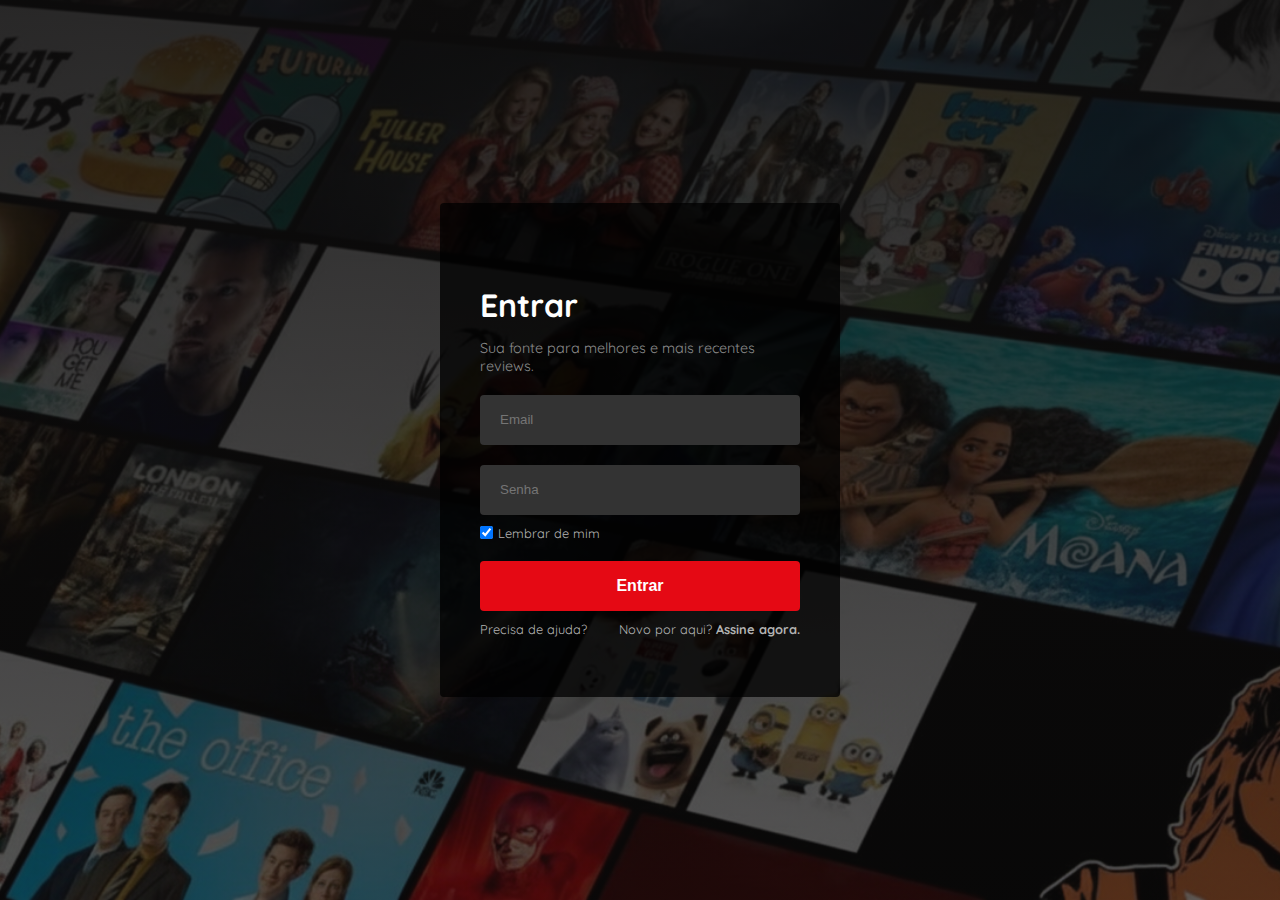
<file: index.html>
<!DOCTYPE html>
<html lang="pt-BR">

<head>
    <meta charset="UTF-8">
    <meta name="viewport" content="width=device-width, initial-scale=1.0">
    <title>Login - Cine Crítica</title>
    <link href="https://fonts.googleapis.com/css2?family=Quicksand:wght@300..700&display=swap" rel="stylesheet">
    <link rel="stylesheet" href="./sytle.css">
    <link rel="icon" href="./img/logo.png">
</head>

<body>
    <div class="background-overlay"></div>

    <div class="login-container">
        <div class="login-box">
            <h1 class="login-title" id="form-title">Entrar</h1>
            <p class="login-subtitle">Sua fonte para melhores e mais recentes reviews.</p>

            <form class="login-form" id="auth-form">
                <input type="email" id="email" placeholder="Email" required>

                <div class="password-group">
                    <input type="password" id="password" placeholder="Senha" required>
                    <label class="remember-me">
                        <input type="checkbox" checked>
                        Lembrar de mim
                    </label>
                </div>

                <button type="submit" id="submit-btn" class="btn-login">Entrar</button>

                <p id="error-message" class="error-msg"></p>

                <div class="options">
                    <a href="#" class="need-help" id="help-btn">Precisa de ajuda?</a>
                    <label class="sign-up-now">
                        <input type="checkbox" id="toggle-mode" style="display:none;">
                        <span id="toggle-text">Novo por aqui? <b>Assine agora.</b></span>
                    </label>
                </div>
            </form>
        </div>
    </div>

    <!-- Modal de Ajuda -->
    <div id="help-modal" class="modal hidden">
        <div class="modal-content">
            <div class="modal-header">
                <h2>Precisa de Ajuda?</h2>
                <button class="modal-close" id="close-help">×</button>
            </div>
            <div class="modal-body">
                <div class="help-section">
                    <h3>🔐 Criar uma Conta</h3>
                    <p>Clique em "Novo por aqui? Assine agora" para alternar para o modo de cadastro. Insira um email e uma senha segura, depois clique em "Cadastrar".</p>
                </div>
                <div class="help-section">
                    <h3>🔑 Fazer Login</h3>
                    <p>Digite seu email e senha cadastrados. Você pode marcar "Lembrar de mim" para manter sua sessão ativa.</p>
                </div>
                <div class="help-section">
                    <h3>📝 Reviews e Críticas</h3>
                    <p>Após fazer login, você terá acesso aos formulários de avaliação de filmes. Deixe suas críticas e notas sobre seus filmes favoritos!</p>
                </div>
                <div class="help-section">
                    <h3>⭐ Sistema de Avaliação</h3>
                    <p>Use as estrelas para dar notas de 1 a 5. Quanto maior a nota, melhor sua avaliação do filme.</p>
                </div>
                <div class="help-section">
                    <h3>💾 Dados Seguros</h3>
                    <p>Suas críticas e dados são armazenados com segurança. Você pode visualizar todas as suas avaliações a qualquer momento.</p>
                </div>
                <div class="help-section">
                    <h3>❓ Problemas?</h3>
                    <p>Se encontrar erros ao criar conta ou fazer login, verifique se seus dados estão corretos. Certifique-se que o email é válido e a senha tem pelo menos 6 caracteres.</p>
                </div>
            </div>
            <div class="modal-footer">
                <button class="btn-close-modal" id="close-help-btn">Fechar</button>
            </div>
        </div>
    </div>

    <script src="./index.js"></script>

</body>

</html>
</file>
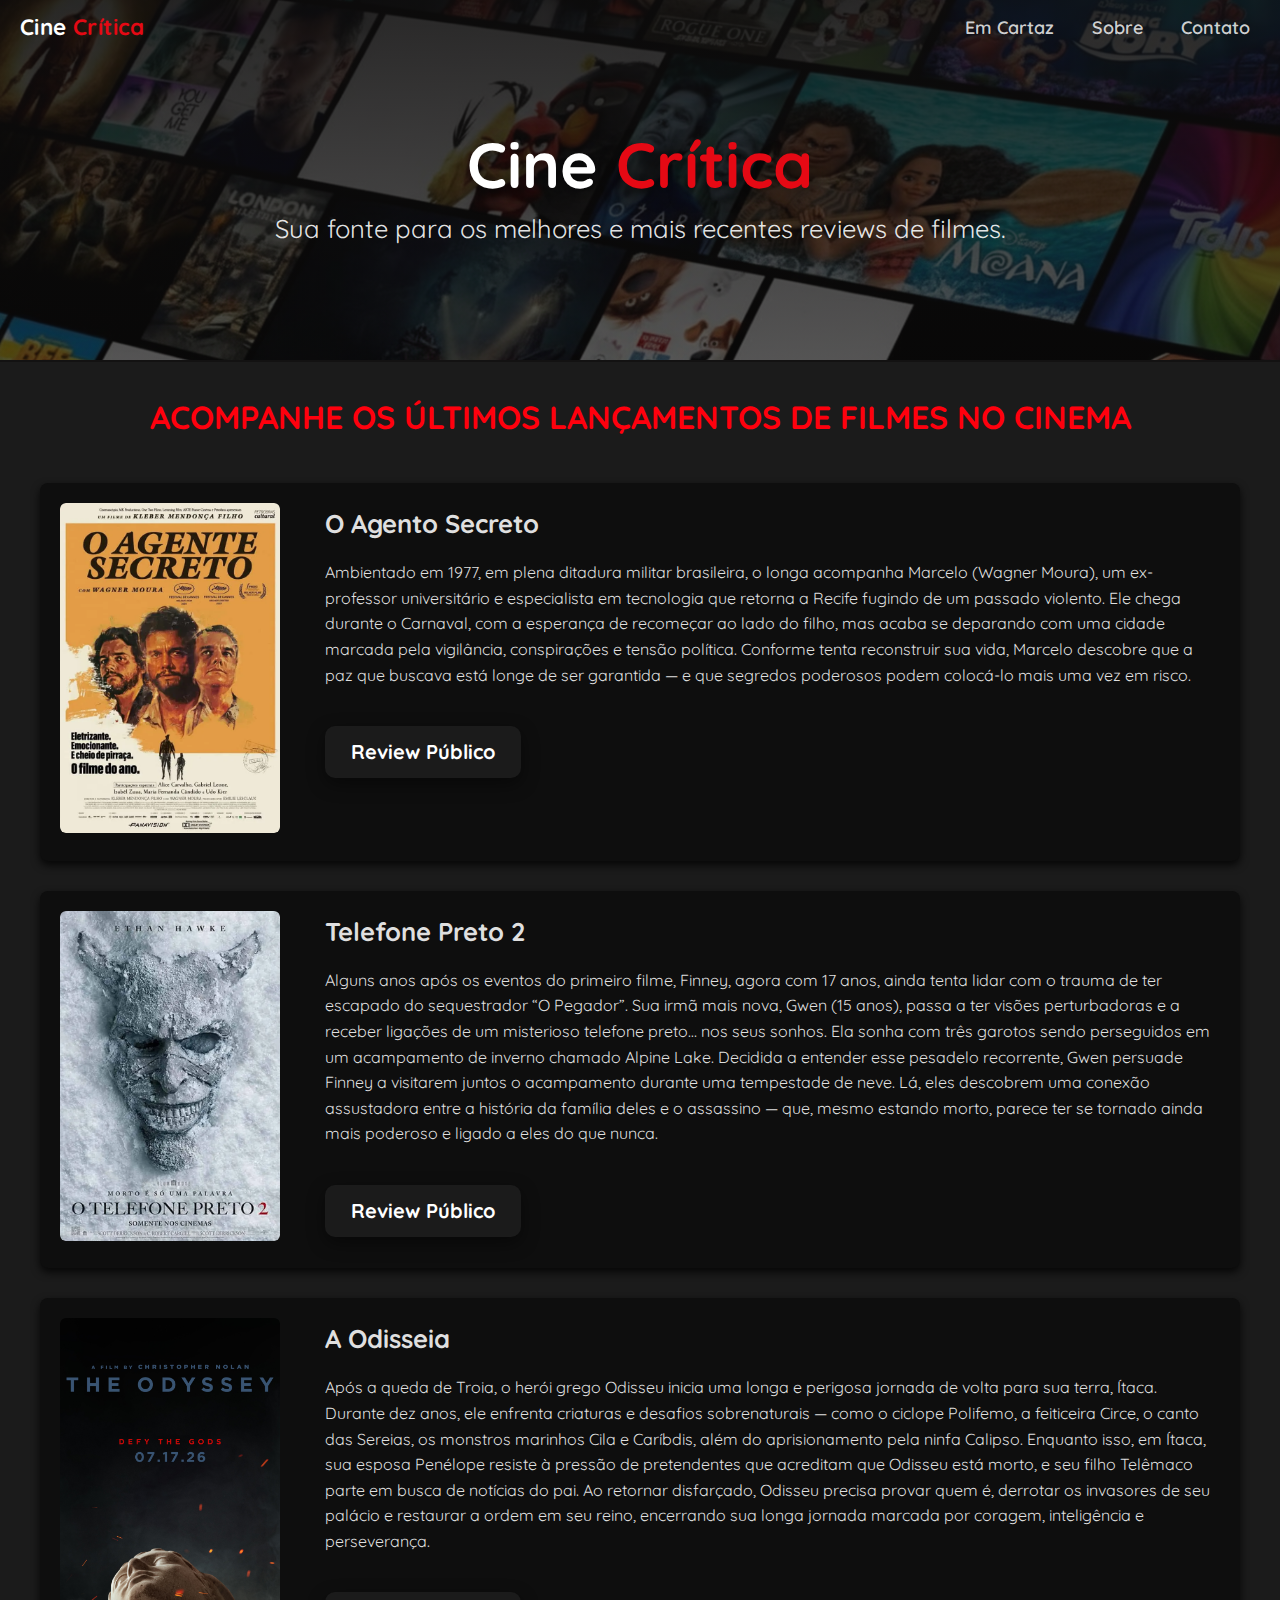
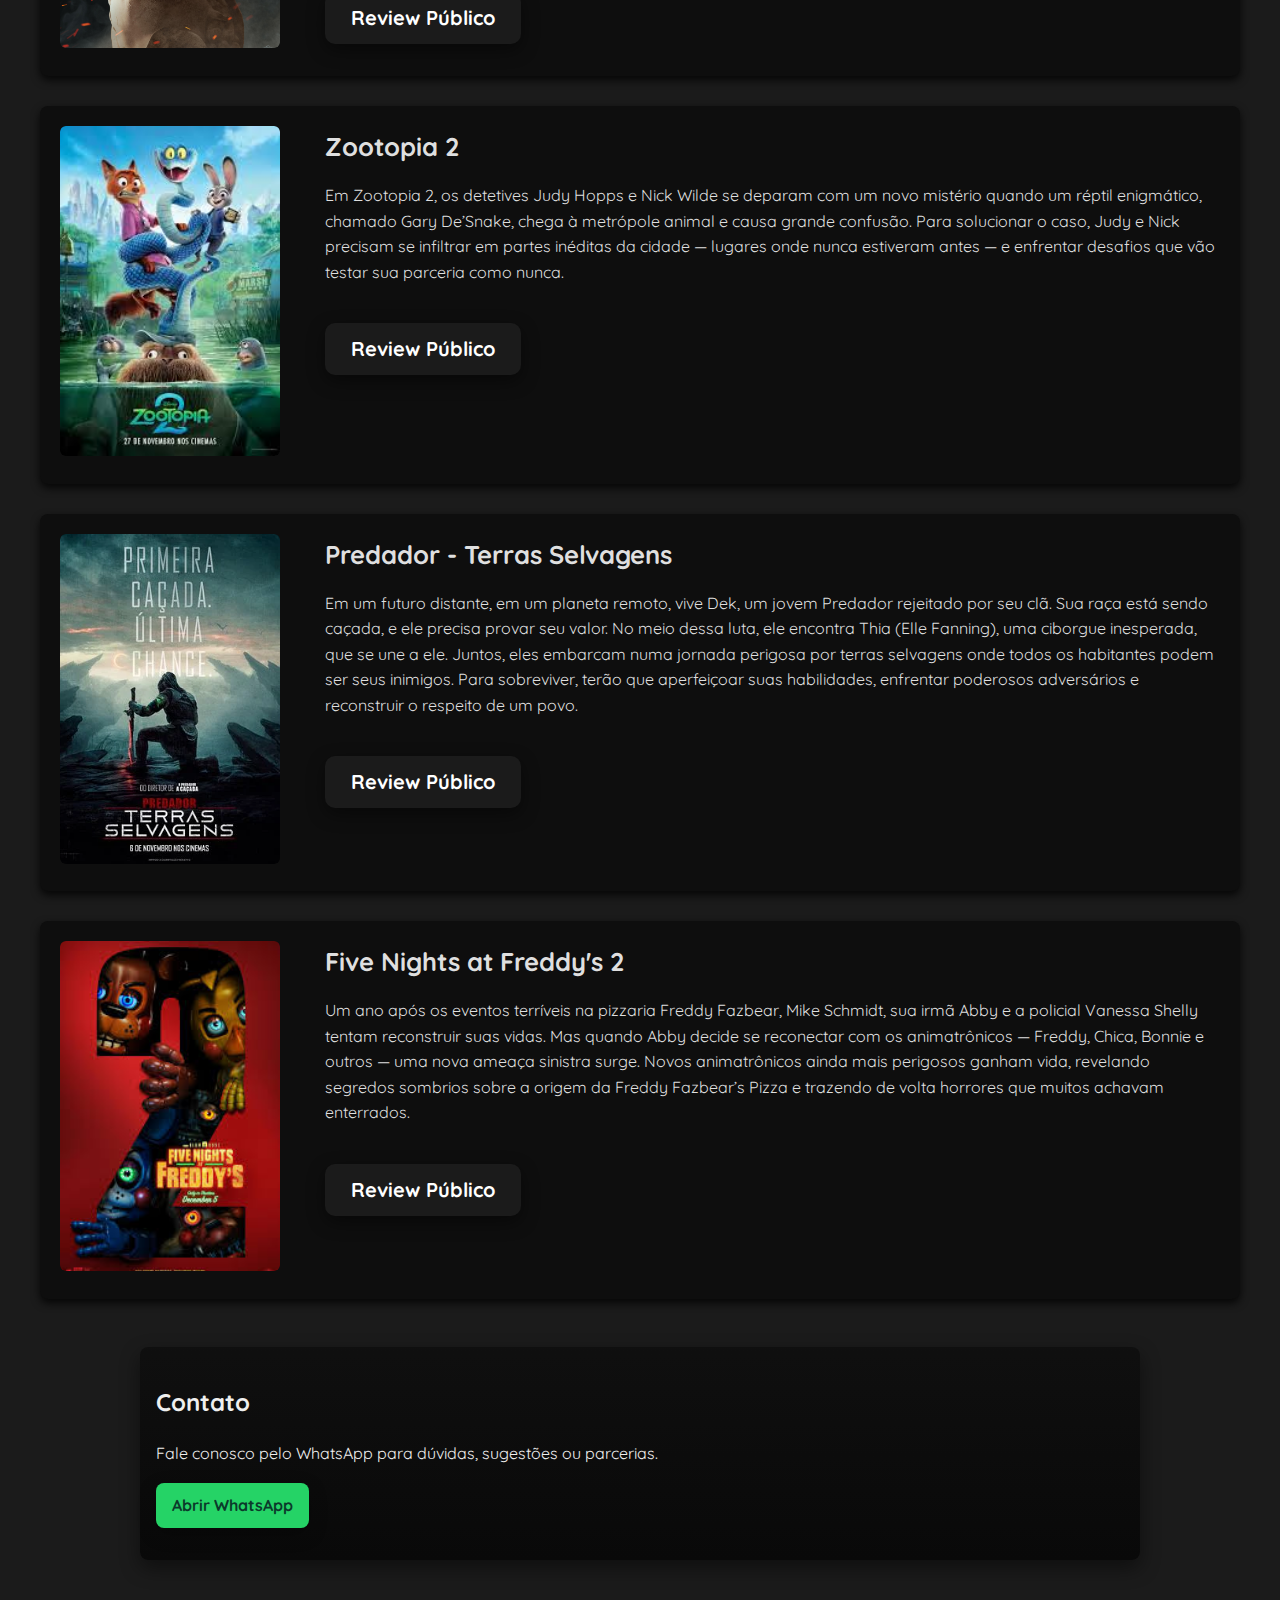
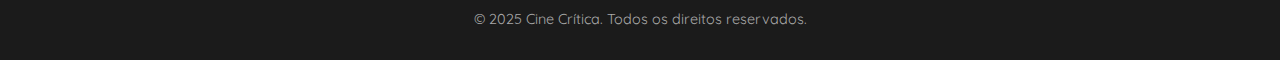
<file: public/index.html>
<!DOCTYPE html>
<html lang="pt-BR">

<head>
    <meta charset="UTF-8">
    <meta name="viewport" content="width=device-width, initial-scale=1.0">
    <title>Cine Crítica - Reviews de Filmes</title>
    <link rel="stylesheet" href="./styles.css">
    <link href="https://fonts.googleapis.com/css2?family=Roboto:wght@400;700&display=swap" rel="stylesheet">
    <link rel="icon" href="../img/logo.png">
</head>

<body>

    <header class="header" role="banner">
        <nav class="nav" role="navigation" aria-label="Principal">
            <div class="logo">Cine <span class="logo-accent">Crítica</span></div>
            <button class="nav-toggle" aria-label="Abrir menu" aria-expanded="false">
                <span class="hamburger"></span>
            </button>
            <ul class="nav-links">
                <li><a href="#em-cartaz">Em Cartaz</a></li>
                <li><a href="#sobre">Sobre</a></li>
                <li><a href="#contato">Contato</a></li>
            </ul>
        </nav>

        <div class="hero">
            <div class="hero-content">
                <h1>Cine <span class="logo-accent">Crítica</span></h1>
                <p class="hero-sub">Sua fonte para os melhores e mais recentes reviews de filmes.</p>
            </div>
        </div>
    </header>

    <main id="em-cartaz" class="container">
        <h2>Acompanhe os últimos lançamentos de filmes no cinema</h2>

        <div class="filme-card">
            <div class="capa-container">
                <a href="https://www.youtube.com/watch?v=dQw4w9WgXcQ" target="_blank">
                    <img src="../img/O agente secreto.webp" alt="Pôster Filme 1: Título Exemplo">
                </a>
            </div>
            <div class="info">
                <h3>O Agento Secreto</h3>
                <p class="sinopse">Ambientado em 1977, em plena ditadura militar brasileira, o longa acompanha Marcelo
                    (Wagner Moura), um ex-professor universitário e especialista em tecnologia que retorna a Recife
                    fugindo de um passado violento. Ele chega durante o Carnaval, com a esperança de recomeçar ao lado
                    do filho, mas acaba se deparando com uma cidade marcada pela vigilância, conspirações e tensão
                    política. Conforme tenta reconstruir sua vida, Marcelo descobre que a paz que buscava está longe de
                    ser garantida — e que segredos poderosos podem colocá-lo mais uma vez em risco.</p>

                <div class="botoes-review">
                    <a href="./oagentesecreto.html" class="btn-review publico">
                        Review Público
                    </a>
                </div>

            </div>
        </div>

        <div class="filme-card">
            <div class="capa-container">
                <a href="https://www.youtube.com/watch?v=dQw4w9WgXcQ" target="_blank">
                    <img src="../img/o-telefone-preto.webp" alt="O Telefone Preto 2">
                </a>
            </div>
            <div class="info">
                <h3>Telefone Preto 2</h3>
                <p class="sinopse">Alguns anos após os eventos do primeiro filme, Finney, agora com 17 anos, ainda tenta
                    lidar com o trauma de ter escapado do sequestrador “O Pegador”. Sua irmã mais nova, Gwen (15 anos),
                    passa a ter visões perturbadoras e a receber ligações de um misterioso telefone preto… nos seus
                    sonhos. Ela sonha com três garotos sendo perseguidos em um acampamento de inverno chamado Alpine
                    Lake. Decidida a entender esse pesadelo recorrente, Gwen persuade Finney a visitarem juntos o
                    acampamento durante uma tempestade de neve. Lá, eles descobrem uma conexão assustadora entre a
                    história da família deles e o assassino — que, mesmo estando morto, parece ter se tornado ainda mais
                    poderoso e ligado a eles do que nunca.</p>

                <div class="botoes-review">
                    <a href="./otelefonepreto.html" class="btn-review publico">
                        Review Público
                    </a>
                </div>

            </div>
        </div>

        <div class="filme-card">
            <div class="capa-container">
                <a href="https://www.youtube.com/watch?v=dQw4w9WgXcQ" target="_blank">
                    <img src="../img/Odyssey" alt="A Odisseia">
                </a>
            </div>
            <div class="info">
                <h3>A Odisseia</h3>
                <p class="sinopse">Após a queda de Troia, o herói grego Odisseu inicia uma longa e perigosa jornada de
                    volta para sua terra, Ítaca. Durante dez anos, ele enfrenta criaturas e desafios sobrenaturais —
                    como o ciclope Polifemo, a feiticeira Circe, o canto das Sereias, os monstros marinhos Cila e
                    Caríbdis, além do aprisionamento pela ninfa Calipso. Enquanto isso, em Ítaca, sua esposa Penélope
                    resiste à pressão de pretendentes que acreditam que Odisseu está morto, e seu filho Telêmaco parte
                    em busca de notícias do pai. Ao retornar disfarçado, Odisseu precisa provar quem é, derrotar os
                    invasores de seu palácio e restaurar a ordem em seu reino, encerrando sua longa jornada marcada por
                    coragem, inteligência e perseverança.</p>

                <div class="botoes-review">
                    <a href="./odisseia.html" class="btn-review publico">
                        Review Público
                    </a>

                </div>

            </div>
        </div>

        <div class="filme-card">
            <div class="capa-container">
                <a href="https://www.youtube.com/watch?v=dQw4w9WgXcQ" target="_blank">
                    <img src="../img/Zootopia 2" alt="Zootopia 2">
                </a>
            </div>
            <div class="info">
                <h3>Zootopia 2</h3>
                <p class="sinopse">Em Zootopia 2, os detetives Judy Hopps e Nick Wilde se deparam com um novo mistério
                    quando um réptil enigmático, chamado Gary De’Snake, chega à metrópole animal e causa grande
                    confusão. Para solucionar o caso, Judy e Nick precisam se infiltrar em partes inéditas da cidade —
                    lugares onde nunca estiveram antes — e enfrentar desafios que vão testar sua parceria como nunca.
                </p>

                <div class="botoes-review">
                    <a href="./zootopia2.html" class="btn-review publico">
                        Review Público
                    </a>

                </div>

            </div>
        </div>

        <div class="filme-card">
            <div class="capa-container">
                <a href="https://www.youtube.com/watch?v=dQw4w9WgXcQ" target="_blank">
                    <img src="../img/Predador" alt="Predador">
                </a>
            </div>
            <div class="info">
                <h3>Predador - Terras Selvagens</h3>
                <p class="sinopse">Em um futuro distante, em um planeta remoto, vive Dek, um jovem Predador rejeitado
                    por seu clã. Sua raça está sendo caçada, e ele precisa provar seu valor. No meio dessa luta, ele
                    encontra Thia (Elle Fanning), uma ciborgue inesperada, que se une a ele. Juntos, eles embarcam numa
                    jornada perigosa por terras selvagens onde todos os habitantes podem ser seus inimigos. Para
                    sobreviver, terão que aperfeiçoar suas habilidades, enfrentar poderosos adversários e reconstruir o
                    respeito de um povo.</p>

                <div class="botoes-review">
                    <a href="./predador.html" class="btn-review publico">
                        Review Público
                    </a>

                </div>

            </div>
        </div>

        <div class="filme-card">
            <div class="capa-container">
                <a href="https://www.youtube.com/watch?v=dQw4w9WgXcQ" target="_blank">
                    <img src="../img/FNAF 2" alt="Five Nights at Freddy's 2">
                </a>
            </div>
            <div class="info">
                <h3>Five Nights at Freddy's 2</h3>
                <p class="sinopse">Um ano após os eventos terríveis na pizzaria Freddy Fazbear, Mike Schmidt, sua irmã
                    Abby e a policial Vanessa Shelly tentam reconstruir suas vidas. Mas quando Abby decide se reconectar
                    com os animatrônicos — Freddy, Chica, Bonnie e outros — uma nova ameaça sinistra surge. Novos
                    animatrônicos ainda mais perigosos ganham vida, revelando segredos sombrios sobre a origem da Freddy
                    Fazbear’s Pizza e trazendo de volta horrores que muitos achavam enterrados.</p>

                <div class="botoes-review">
                    <a href="./fnaf2.html" class="btn-review publico">
                        Review Público
                    </a>

                </div>

            </div>
        </div>
    </main>

    <!-- Seção Sobre: inicialmente colapsada, abre via JS quando o link é clicado -->
    <section id="sobre" class="about" aria-hidden="true">
        <div class="about-inner">
            <button class="about-close" aria-label="Fechar seção Sobre">×</button>
            <h2>Sobre o Cine Crítica</h2>
            <p>O Cine Crítica é um projeto de reviews de filmes criado para compartilhar opiniões honestas e bem
                fundamentadas sobre os lançamentos do cinema e produções relevantes. Nosso objetivo é oferecer análises
                concisas, recomendações e notícias para quem ama cinema.</p>
            <p><strong>Criadores:</strong> Gustavo, Felipe e Castro.</p>
        </div>
    </section>
    <!-- Seção Contato: também oferece botão para abrir chat no WhatsApp -->
    <section id="contato" class="contact">
        <div class="contact-inner">
            <h2>Contato</h2>
            <p>Fale conosco pelo WhatsApp para dúvidas, sugestões ou parcerias.</p>
            <p>
                <a class="whatsapp-btn"
                    href="https://wa.me/5515996122297?text=Ol%C3%A1%2C+gostaria+de+saber+mais+sobre+o+Cine+Cr%C3%ADtica"
                    target="_blank" rel="noopener">
                    Abrir WhatsApp
                </a>
            </p>
        </div>
    </section>

    <footer class="footer">
        <p>&copy; 2025 Cine Crítica. Todos os direitos reservados.</p>
    </footer>

    <script src="../main.js"></script>
</body>

</html>
</file>
<file: sytle.css>
body {
    font-family: 'Quicksand', sans-serif;
    background: #1b1b1b;
    background-image: linear-gradient(to bottom, rgba(14,13,13,0.85), rgba(14,13,13,0.6)), url('./img/fundofilmes.png');
    background-size: cover;
    background-position: center;
    background-repeat: no-repeat;
    color: #fff;
    display: flex;
    justify-content: center;
    align-items: center;
    height: 100vh;
    margin: 0;
}

.login-container {
    width: 100%;
    max-width: 400px;
    padding: 20px;
}

.login-box {
    background: rgba(0, 0, 0, 0.75);
    padding: 60px 40px;
    border-radius: 4px;
}

.login-title {
    margin-bottom: 10px;
    font-size: 2rem;
}

.login-subtitle {
    color: #8c8c8c;
    margin-bottom: 20px;
    font-size: 0.9rem;
}

.login-form input {
    width: 100%;
    background: #333;
    border: none;
    border-radius: 4px;
    color: #fff;
    height: 50px;
    line-height: 50px;
    padding: 0 20px;
    margin-bottom: 20px;
    box-sizing: border-box;
}

.password-group {
    position: relative;
}

.remember-me {
    display: flex;
    align-items: center;
    color: #b3b3b3;
    font-size: 0.8rem;
    margin-top: -10px;
    margin-bottom: 20px;
}

.remember-me input {
    width: auto;
    height: auto;
    margin: 0 5px 0 0;
}

.options {
    margin-top: 10px;
    display: flex;
    justify-content: space-between;
    font-size: 0.8rem;
    color: #b3b3b3;
}

.need-help {
    color: #b3b3b3;
    text-decoration: none;
}

.need-help:hover {
    text-decoration: underline;
}

.error-msg {
    color: #e50914;
    font-size: 0.9rem;
    text-align: center;
    margin-top: 10px;
    display: none;
}

.btn-login {
    display: block;
    width: 100%;
    padding: 16px;
    background: #e50914;
    color: white;
    text-align: center;
    border: none;
    cursor: pointer;
    font-size: 1rem;
    font-weight: 700;
    border-radius: 4px;
    margin-top: 20px;
}

.btn-login:hover {
    background: #f40612;
}

.sign-up-now {
    cursor: pointer;
    user-select: none;
}

.sign-up-now:hover {
    color: white;
}

/* Modal de Ajuda */
.modal {
    display: flex;
    position: fixed;
    z-index: 1000;
    left: 0;
    top: 0;
    width: 100%;
    height: 100%;
    background-color: rgba(0, 0, 0, 0.85);
    align-items: center;
    justify-content: center;
    animation: fadeIn 0.3s ease-in-out;
}

.modal.hidden {
    display: none;
}

@keyframes fadeIn {
    from {
        opacity: 0;
        transform: translateY(-20px);
    }
    to {
        opacity: 1;
        transform: translateY(0);
    }
}

.modal-content {
    background: #0e0e0e;
    border: 1px solid #e50914;
    border-radius: 8px;
    width: 90%;
    max-width: 600px;
    max-height: 80vh;
    overflow-y: auto;
    box-shadow: 0 8px 32px rgba(229, 9, 20, 0.3);
}

.modal-header {
    display: flex;
    justify-content: space-between;
    align-items: center;
    padding: 20px;
    border-bottom: 1px solid #333;
    background: rgba(229, 9, 20, 0.1);
}

.modal-header h2 {
    margin: 0;
    color: #e50914;
    font-size: 1.5rem;
}

.modal-close {
    background: none;
    border: none;
    color: #e50914;
    font-size: 2rem;
    cursor: pointer;
    padding: 0;
    width: 40px;
    height: 40px;
    display: flex;
    align-items: center;
    justify-content: center;
    border-radius: 4px;
    transition: background 0.2s;
}

.modal-close:hover {
    background: rgba(229, 9, 20, 0.2);
}

.modal-body {
    padding: 20px;
    color: #d0d0d0;
}

.help-section {
    margin-bottom: 20px;
    padding-bottom: 15px;
    border-bottom: 1px solid #333;
}

.help-section:last-child {
    border-bottom: none;
    margin-bottom: 0;
    padding-bottom: 0;
}

.help-section h3 {
    color: #e50914;
    margin: 0 0 10px 0;
    font-size: 1.1rem;
}

.help-section p {
    margin: 0;
    line-height: 1.6;
    font-size: 0.95rem;
}

.modal-footer {
    padding: 15px 20px;
    border-top: 1px solid #333;
    text-align: right;
    background: rgba(0, 0, 0, 0.5);
}

.btn-close-modal {
    background: #e50914;
    color: white;
    border: none;
    padding: 10px 24px;
    border-radius: 4px;
    cursor: pointer;
    font-weight: 600;
    transition: background 0.2s;
}

.btn-close-modal:hover {
    background: #f40612;
}
</file>
<file: public/styles.css>
@import url('https://fonts.googleapis.com/css2?family=Quicksand:wght@300..700&display=swap');

/* Remove espaçamento padrão do navegador para o topo da página
   Isso evita que a cor de fundo do elemento <html> apareça como faixa branca
   acima do header quando o body tiver margem padrão. */
html, body {
    height: 100%;
    margin: 0;
    padding: 0;
    background-color: #1b1b1b;
    scroll-behavior: smooth; /* rolagem suave para âncoras */
}

body {
    font-family: 'Quicksand', sans-serif;
    background-color: #1b1b1b;
    color: var(--cor-texto-claro);
    line-height: 1.6;
}

.header {
    min-height: 40vh;
    display: flex;
    flex-direction: column;
    justify-content: flex-start;
    color: #ffffff;
    margin: 0;
    border-bottom: 2px solid rgb(19, 18, 18);
    /* hero background: gradient + image fallback */
    background-image: linear-gradient(to bottom, rgba(14,13,13,0.85), rgba(14,13,13,0.6)), url('../img/fundofilmes.png');
    background-size: cover;
    background-position: center;
    background-repeat: no-repeat;
}

/* Navegação dentro do header */
.nav {
    display: flex;
    justify-content: space-between;
    align-items: center;
    padding: 10px 20px; /* reduzido ainda mais para um visual mais compacto */
}

.logo {
    font-size: 1.4rem;
    font-weight: 700;
    letter-spacing: 0.4px;
}

.logo-accent {
    color: #e50914; /* destaque vermelho de cinema */
}

.nav-links {
    text-decoration: none;
    list-style: none;
    display: flex;
    gap: 18px;
    margin: 0;
    padding: 0;
}

.nav-links a {
    color: rgba(233, 233, 233, 0.9);
    font-size: 19px;
    text-decoration: none;
    font-weight: 600;
    padding: 6px 8px;
}

.nav-links a:hover {
    color: #ffffff;
    text-decoration: none;
}

/* Hero central */
.hero {
    flex: 1 1 auto;
    display: flex;
    align-items: center;
    justify-content: center;
    padding: 16px 18px 32px 18px; /* padding ligeiramente menor para compactar o hero */
}

.hero-content {
    text-align: center;
    max-width: 900px;
}

.hero-content h1 {
    font-size: clamp(2rem, 5vw, 4rem);
    margin: 0 0 10px 0;
    line-height: 1.05;
    text-shadow: 0 6px 18px rgba(0,0,0,0.6);
}

.hero-sub {
    font-size: 28px;
    color: rgba(255,255,255,0.9);
    margin: 0 0 20px 0;
}

.btn-cta {
    display: inline-block;
    background: #e50914;
    color: #fff;
    padding: 12px 22px;
    border-radius: 8px;
    text-decoration: none;
    font-weight: 700;
    box-shadow: 0 6px 18px rgba(0,0,0,0.45);
    transition: transform 0.15s ease, box-shadow 0.15s ease;
}

.btn-cta:hover {
    transform: translateY(-3px);
    box-shadow: 0 10px 24px rgba(0,0,0,0.55);
}

/* Toggle (hamburger) para mobile */
.nav-toggle {
    display: none; /* mostrado em telas pequenas via media query */
    background: transparent;
    border: none;
    cursor: pointer;
    padding: 8px;
}

.hamburger,
.hamburger::before,
.hamburger::after {
    display: block;
    width: 22px;
    height: 2px;
    background: #fff;
    border-radius: 2px;
    position: relative;
}

.hamburger::before,
.hamburger::after {
    content: "";
    position: absolute;
    left: 0;
}

.hamburger::before { top: -7px; }
.hamburger::after { top: 7px; }

/* Header shrunken state */
.header.scrolled {
    min-height: 18vh;
    transition: min-height 200ms ease;
}

.header.scrolled .hero-content h1 {
    font-size: clamp(1.6rem, 4vw, 2.4rem);
}

/* Mobile behavior for nav */
@media (max-width: 768px) {
    .nav-toggle { display: inline-flex; }
    .nav-links {
        position: absolute;
        top: 100%;
        right: 18px;
        background: rgba(10,10,10,0.98);
        flex-direction: column;
        gap: 0;
        padding: 12px 14px;
        border-radius: 8px;
        display: none; /* shown when .open */
        box-shadow: 0 10px 30px rgba(0,0,0,0.5);
    }

    .nav-links.open {
        display: flex;
    }

    .nav-links li { margin: 6px 0; }
}

/* Conteúdo Principal */
.container {
    max-width: 1200px;
    margin: 30px auto;
}

#em-cartaz {
    scroll-margin-top: 120px; 
}

@media (max-width: 768px) {
    #em-cartaz { scroll-margin-top: 80px; }
}

.container h2 {
    color:#ff000d;
    text-align: center;
    margin-bottom: 40px;
    font-size: 2em;
    text-transform: uppercase;
}

/* Card de Filme */
.filme-card {
    display: flex;
    align-items: flex-start;
    color: #dfdfdf;
    background-color: #0e0e0e;
    border: 1px solid var(--cor-borda);
    border-radius: 8px;
    margin-bottom: 30px;
    padding: 20px;
    box-shadow: 0 4px 8px rgba(0, 0, 0, 0.8);
    transition: transform 0.3s ease;
}

.filme-card:hover {
    transform: translateY(-5px);
    box-shadow: 0 8px 16px rgba(0, 0, 0, 0.5);
}

.capa-container {
    flex-shrink: 0;
    margin-right: 25px;
}

.capa-container img {
    width: 200px; /* Largura padrão do pôster */
    height: 300px; /* Altura padrão do pôster */
    border-radius: 6px;
    border-radius: 5px;
    object-fit: cover;
    cursor: pointer; /* Indica que é clicável */
    display: block;
}

/* Overlay 'Assistir Trailer' e animação ao passar o mouse */
.capa-container a {
    position: relative;
    display: inline-block;
    overflow: hidden;
    border-radius: 6px;
}

.capa-container a::after {
    content: "Assistir Trailer";
    position: absolute;
    inset: 0; /* top:0; right:0; bottom:0; left:0; */
    display: flex;
    align-items: center;
    justify-content: center;
    color: #ffffff;
    background: rgba(0,0,0,0.45);
    opacity: 0;
    transform: translateY(8px);
    transition: opacity 240ms ease, transform 260ms ease;
    font-weight: 700;
    font-size: 1rem;
    text-transform: uppercase;
    letter-spacing: 0.6px;
    pointer-events: none; /* overlay não bloqueia o clique no link */
}

/* Allow per-link custom overlay text via data-overlay attribute */
.capa-container a[data-overlay]::after {
    content: attr(data-overlay);
}

.capa-container a:hover::after {
    opacity: 1;
    transform: translateY(0);
}

.capa-container a img {
    transition: transform 360ms ease;
    will-change: transform;
}

.capa-container a:hover img {
    transform: scale(1.07);
}

.info {
    flex-grow: 1;
}

.info h3 {
    color: var(--cor-destaque-azul);
    font-size: 1.8em;
    margin-top: 0;
    margin-bottom: 10px;
}

.sinopse {
    margin-bottom: 15px;
    color: var(--cor-texto-claro);
}

/* Botão de Review */
.btn-review {
    display: inline-flex;
    align-items: center;
    justify-content: center;
    text-align: center;
    width: 200px;
    background-color: #1b1b1b;
    color: #ffffff;
    font-size: 20px;
    padding: 10px 20px;
    text-decoration: none;
    border-radius: 10px;
    margin-top: 20px;
    font-weight: 700;
    box-shadow: 0 6px 18px rgba(0,0,0,0.45);
    transition: transform 0.15s ease, box-shadow 0.15s ease, filter 0.15s ease;
}

.btn-review:hover {
    background-color: #333333;
    transform: translateY(-3px);
    box-shadow: 0 10px 24px rgba(0,0,0,0.55);
}

/* Rodapé */
.footer {
    background-color: var(--cor-fundo-secundario);
    padding: 15px 0;
    text-align: center;
    font-size: 0.9em;
    border-top: 1px solid var(--cor-borda);
    color: #aaa;
}

/* Responsividade (para telas menores) */
@media (max-width: 768px) {
    .filme-card {
        flex-direction: column;
        align-items: center;
        text-align: center;
    }

    .capa-container {
        margin-right: 0;
        margin-bottom: 20px;
    }
    
    .capa-container img {
        width: 150px;
        height: 225px;
    }

    .info {
        padding: 0 10px;
    }
    
    .btn-review {
        width: 100%;
        text-align: center;
    }
}

/* About collapsible panel */
.about {
    max-width: 1000px;
    margin: 18px auto;
    overflow: hidden;
    max-height: 0;
    opacity: 0;
    transition: max-height 320ms ease, opacity 260ms ease, padding 260ms ease;
    padding: 0 18px;
}

.about.open {
    max-height: 480px; /* suficiente para o texto; ajuste se precisar */
    opacity: 1;
    padding: 14px 18px 22px 18px;
}

.about-inner {
    background: linear-gradient(180deg, rgba(20,20,20,0.98), rgba(10,10,10,0.95));
    color: #efefef;
    border-radius: 8px;
    padding: 14px;
    box-shadow: 0 10px 30px rgba(0,0,0,0.5);
}

.about h2 { margin-top: 0; }

.about-close {
    float: right;
    background: transparent;
    border: none;
    color: #fff;
    font-size: 20px;
    line-height: 1;
    cursor: pointer;
}

@media (max-width: 480px) {
    .about.open { max-height: 520px; }
}

/* Contact section */
.contact { max-width: 1000px; margin: 18px auto; padding: 0 18px; }
.contact-inner { background: linear-gradient(180deg, rgba(15,15,15,0.98), rgba(8,8,8,0.95)); color:#efefef; border-radius:8px; padding:16px; box-shadow:0 8px 20px rgba(0,0,0,0.45);} 
.whatsapp-btn { display:inline-block; background:#25D366; color:#0b3a2b; padding:10px 16px; border-radius:8px; text-decoration:none; font-weight:700; box-shadow: 0 6px 18px rgba(0,0,0,0.25); }
.whatsapp-btn:hover { filter:brightness(.95); transform: translateY(-2px); }
.contact-note { color: #bdbdbd; font-size:0.9rem; margin-top:8px; }

/* --------------------------------------------
   Responsividade aprimorada (fluid typography,
   grids, imagens e comportamento mobile)
   -------------------------------------------- */

:root {
    --max-content-width: 1200px;
}

/* Fluid typography for headings and general scale */
h1 { font-size: clamp(1.6rem, 3.8vw, 3.6rem); }
.container h2 { font-size: clamp(1.25rem, 3.2vw, 2rem); }
.info h3, .hero-sub { font-size: clamp(1rem, 2.2vw, 1.6rem); }

/* Make filme cards adapt using CSS grid for better wrapping */
.filme-card {
    display: grid;
    grid-template-columns: auto 1fr;
    grid-template-areas: "poster info";
    gap: 20px;
    align-items: start;
}

.capa-container { grid-area: poster; }
.info { grid-area: info; }

/* Responsive poster sizes using clamp */
.capa-container img {
    width: clamp(120px, 18vw, 220px);
    height: clamp(170px, 26vw, 330px);
}

/* Make review button more flexible */
.botoes-review { margin-top: 18px; }
.btn-review { width: auto; min-width: 160px; padding: 10px 18px; }

/* Header / nav responsiveness improvements */
.nav-links a { padding: 8px 10px; font-size: clamp(14px, 2.2vw, 18px); }

/* Mobile: stack poster above info and center content */
@media (max-width: 900px) {
    .filme-card { grid-template-columns: 1fr; grid-template-areas: "poster" "info"; text-align: center; }
    .capa-container { margin: 0 auto 14px auto; }
    .info { padding: 0 8px; }
    .hero-sub { font-size: clamp(18px, 4.5vw, 24px); }
}

/* Smaller phones: tighten paddings and reduce poster size */
@media (max-width: 480px) {
    .capa-container img { width: clamp(110px, 34vw, 160px); height: clamp(150px, 46vw, 220px); }
    .container { padding: 0 12px; }
    .hero { padding: 12px 10px 20px 10px; }
    .nav-links { right: 12px; }
    .btn-review { font-size: 0.95rem; padding: 10px 12px; }
}

/* Improve keyboard accessibility for nav toggle */
.nav-toggle:focus { outline: 2px solid rgba(229,9,20,0.18); border-radius: 6px; }

/* Ensure poster overlay behaves on touch devices: show on active touch */
@media (hover: none) {
    .capa-container a::after { opacity: 1; transform: translateY(0); background: rgba(0,0,0,0.35); }
    .capa-container a img { transform: none; }
}

/* Slightly reduce card hover lift on smaller screens for stability */
@media (max-width: 700px) {
    .filme-card:hover { transform: none; box-shadow: 0 6px 12px rgba(0,0,0,0.45); }
}

/* Constrain the main container to a sensible max width and center */
.container { max-width: var(--max-content-width); padding-left: 18px; padding-right: 18px; }
</file>
